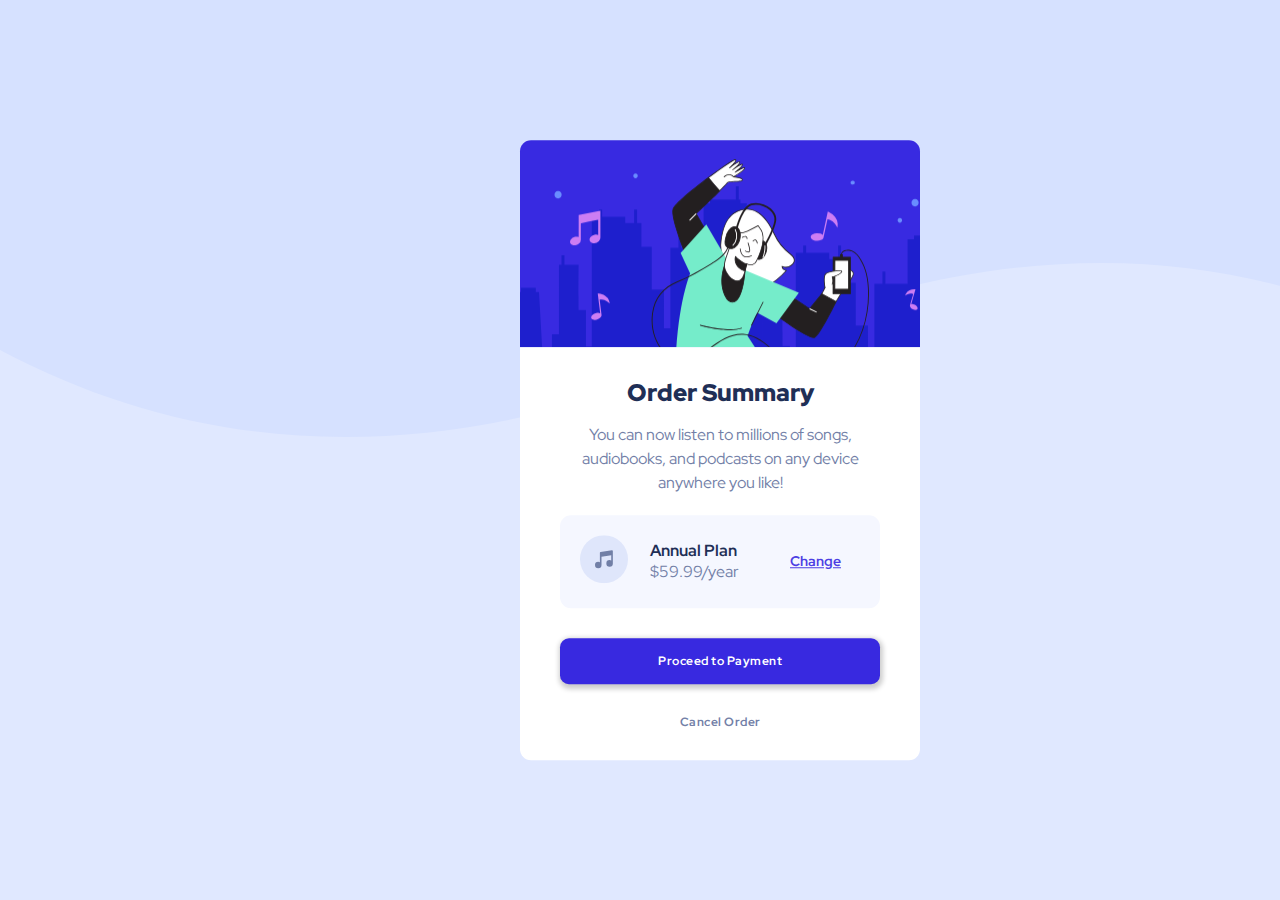
<file: Order summary card/index.html>
<!DOCTYPE html>
<html lang="en">
  <head>
    <meta charset="UTF-8" />
    <meta name="viewport" content="width=device-width, initial-scale=1.0" />
    <!-- displays site properly based on user's device -->

    <link
      rel="icon"
      type="image/png"
      sizes="32x32"
      href="./images/favicon-32x32.png"
    />
    <link rel="preconnect" href="https://fonts.googleapis.com" />
    <link rel="preconnect" href="https://fonts.gstatic.com" crossorigin />
    <link
      href="https://fonts.googleapis.com/css2?family=Red+Hat+Display:wght@500;700;900&display=swap"
      rel="stylesheet"
    />
    <link
      rel="stylesheet"
      media="screen and (min-width: 601px)"
      href="style.css"
    />
    <link
      rel="stylesheet"
      media="screen and (max-width: 600px)"
      href="style-mobile.css"
    />

    <title>Frontend Mentor | Order summary card</title>
  </head>
  <body>
    <div class="container">
      <div class="content">
        <div class="content__photo"></div>
        <div class="content__text">
          <p class="heading-primary u-margin-bottom-small">Order Summary</p>
          <p class="description u-margin-bottom-small">
            You can now listen to millions of songs, audiobooks, and podcasts on
            any device anywhere you like!
          </p>
          <div class="plan__box u-margin-bottom-medium">
            <div class="plan__icon">
              <svg xmlns="http://www.w3.org/2000/svg" width="48" height="48">
                <g fill="none" fill-rule="evenodd">
                  <circle cx="24" cy="24" r="24" fill="#DFE6FB" />
                  <path
                    fill="#717FA6"
                    fill-rule="nonzero"
                    d="M32.574 15.198a.81.81 0 00-.646-.19L20.581 16.63a.81.81 0 00-.696.803V26.934a3.232 3.232 0 00-1.632-.44A3.257 3.257 0 0015 29.747 3.257 3.257 0 0018.253 33a3.257 3.257 0 003.253-3.253v-8.37l9.726-1.39v5.327a3.232 3.232 0 00-1.631-.441 3.257 3.257 0 00-3.254 3.253 3.257 3.257 0 003.254 3.253 3.257 3.257 0 003.253-3.253V15.81a.81.81 0 00-.28-.613z"
                  />
                </g>
              </svg>
            </div>
            <div class="plan__type">
              <div class="plan__title">Annual Plan</div>
              <div class="plan__price">$59.99/year</div>
            </div>

            <a href="#" class="plan__change">Change</a>
          </div>
          <a href="#" class="button button__primary u-margin-bottom-small"
            >Proceed to Payment</a
          >
          <a href="#" class="button button__secondary">Cancel Order</a>
        </div>
      </div>
    </div>
    <!-- <div class="attribution">
      Challenge by
      <a href="https://www.frontendmentor.io?ref=challenge" target="_blank"
        >Frontend Mentor</a
      >. Coded by <a href="#">Your Name Here</a>.
    </div> -->
  </body>
</html>
</file>
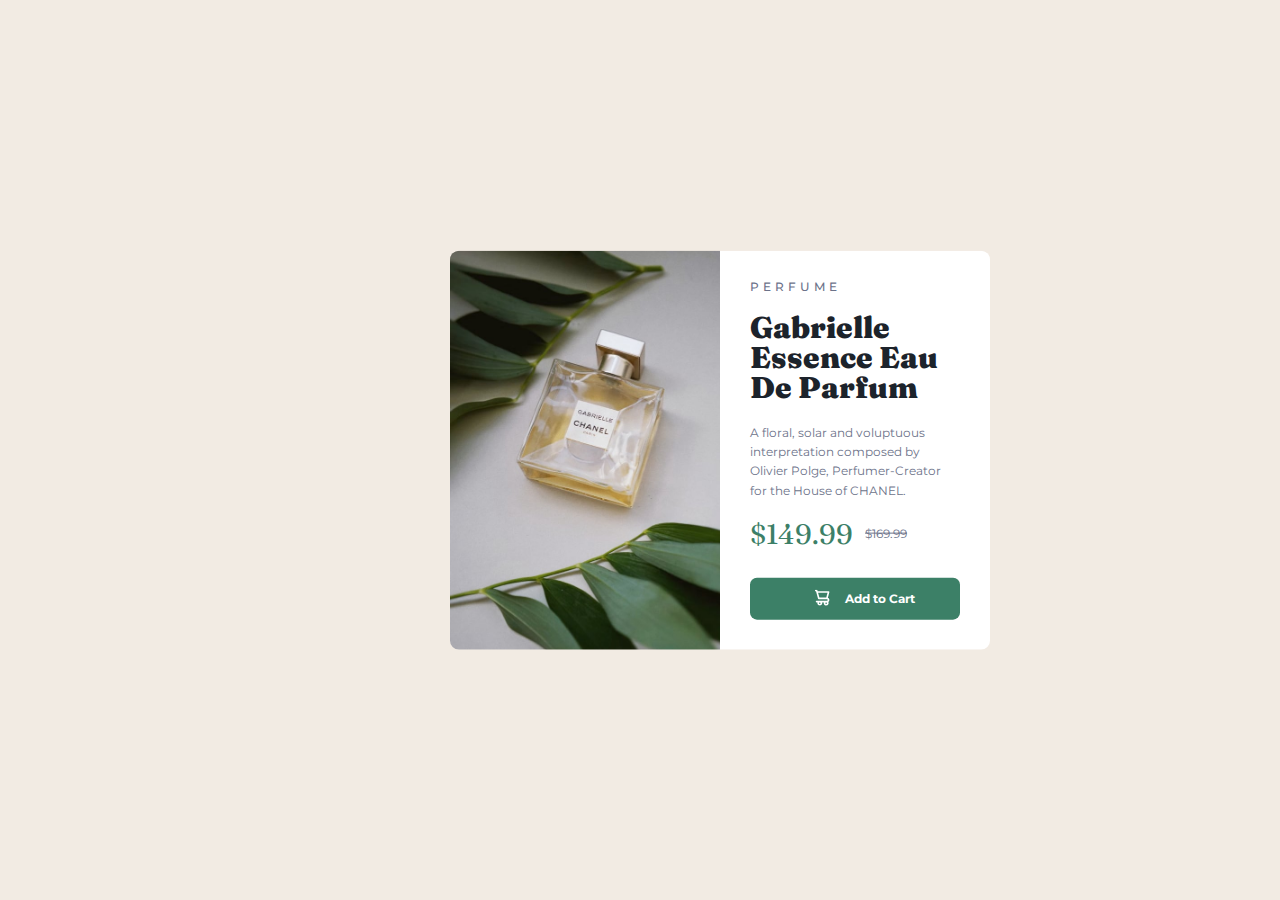
<file: Product preview card component/index.html>
<!DOCTYPE html>
<html lang="en">
  <head>
    <meta charset="UTF-8" />
    <meta name="viewport" content="width=device-width, initial-scale=1.0" />
    <!-- displays site properly based on user's device -->

    <link
      rel="icon"
      type="image/png"
      sizes="32x32"
      href="./images/favicon-32x32.png"
    />
    <link rel="preconnect" href="https://fonts.googleapis.com" />
    <link rel="preconnect" href="https://fonts.gstatic.com" crossorigin />
    <link
      href="https://fonts.googleapis.com/css2?family=Montserrat:wght@500;700&display=swap"
      rel="stylesheet"
    />

    <link rel="preconnect" href="https://fonts.googleapis.com" />
    <link rel="preconnect" href="https://fonts.gstatic.com" crossorigin />
    <link
      href="https://fonts.googleapis.com/css2?family=Fraunces:opsz,wght@9..144,700&display=swap"
      rel="stylesheet"
    />
    <!-- <link rel="stylesheet" href="css/style.css" /> -->
    <link
      rel="stylesheet"
      media="screen and (min-width: 601px)"
      href="css/style.css"
    />
    <link
      rel="stylesheet"
      media="screen and (max-width: 600px)"
      href="css/style-mobile.css"
    />

    <title>Frontend Mentor | Product preview card component</title>
  </head>

  <body>
    <div class="container">
      <div class="content">
        <div class="content__photo">
          <!-- <img
            class="product-img"
            src="/images/image-product-desktop.jpg"
            alt="Perfume"
          /> -->
        </div>
        <div class="content__text">
          <p class="heading-secondary u-margin-bottom-small">Perfume</p>
          <h1 class="heading-primary u-margin-bottom-small">
            Gabrielle Essence Eau De Parfum
          </h1>
          <p class="product-description u-margin-bottom-small">
            A floral, solar and voluptuous interpretation composed by Olivier
            Polge, Perfumer-Creator for the House of CHANEL.
          </p>
          <div class="price u-margin-bottom-medium">
            <p class="current-price">$149.99</p>
            <p class="original-price">$169.99</p>
          </div>
          <a href="#" class="button">
            <div class="btn">
              <div class="btn-icon">
                <svg width="15" height="16" xmlns="http://www.w3.org/2000/svg">
                  <path
                    d="M14.383 10.388a2.397 2.397 0 0 0-1.518-2.222l1.494-5.593a.8.8 0 0 0-.144-.695.8.8 0 0 0-.631-.28H2.637L2.373.591A.8.8 0 0 0 1.598 0H0v1.598h.983l1.982 7.4a.8.8 0 0 0 .799.59h8.222a.8.8 0 0 1 0 1.599H1.598a.8.8 0 1 0 0 1.598h.943a2.397 2.397 0 1 0 4.507 0h1.885a2.397 2.397 0 1 0 4.331-.376 2.397 2.397 0 0 0 1.12-2.021ZM11.26 7.99H4.395L3.068 3.196h9.477L11.26 7.991Zm-6.465 6.392a.8.8 0 1 1 0-1.598.8.8 0 0 1 0 1.598Zm6.393 0a.8.8 0 1 1 0-1.598.8.8 0 0 1 0 1.598Z"
                    fill="#FFF"
                  />
                </svg>
              </div>
              <div class="btn-text">Add to Cart</div>
            </div></a
          >
        </div>
      </div>
    </div>

    <!-- <div class="attribution">
      Challenge by
      <a href="https://www.frontendmentor.io?ref=challenge" target="_blank"
        >Frontend Mentor</a
      >. Coded by <a href="#">Medea</a>.
    </div> -->
  </body>
</html>
</file>
<file: Order summary card/style.css>
.u-margin-bottom-small {
  margin-bottom: 1.5rem;
}

.u-margin-bottom-medium {
  margin-bottom: 3rem;
}

*,
*::after,
*::before {
  margin: 0;
  padding: 0;
  box-sizing: inherit;
}

html {
  font-size: 62.5%;
}

body {
  box-sizing: border-box;
  font-family: "Red Hat Display", sans-serif;
  font-size: 1.6rem;
  color: hsl(224deg, 23%, 55%);
}

.container {
  width: 144rem;
  height: 100vh;
  background-color: hsl(225deg, 100%, 94%);
  position: relative;
  background-image: url(images/pattern-background-desktop.svg);
  background-repeat: no-repeat;
}

.content {
  position: absolute;
  width: 40rem;
  top: 50%;
  left: 50%;
  transform: translate(-50%, -50%);
  display: grid;
  grid-template-rows: 1fr 2fr;
  gap: 0;
}
.content__photo {
  background-image: url(images/illustration-hero.svg);
  border-top-left-radius: 11px;
  border-top-right-radius: 11px;
  overflow: hidden;
}
.content__text {
  text-align: center;
  padding: 3rem;
  background-color: #fff;
  border-bottom-left-radius: 11px;
  border-bottom-right-radius: 11px;
}

.heading-primary {
  font-size: 2.4rem;
  font-weight: 900;
  color: hsl(223deg, 47%, 23%);
}

.description {
  line-height: 1.5;
  padding: 0 2rem;
}

.plan__box {
  background-color: hsl(225deg, 100%, 98%);
  display: grid;
  grid-template-columns: 1fr 2fr 1fr;
  border-radius: 11px;
  padding: 2rem;
  margin-left: 1rem;
  margin-right: 1rem;
  text-align: left;
  align-items: center;
  margin-top: 2rem;
}
.plan__title {
  color: hsl(223deg, 47%, 23%);
  font-weight: 700;
}
.plan__change {
  color: #4c3ee3;
  font-size: 1.4rem;
  font-weight: 700;
}
.plan__change:hover, .plan__change:active {
  color: #887fec;
}

.button {
  text-decoration: none;
  display: block;
  text-align: center;
  padding: 15px 15px;
  border-radius: 9px;
  font-size: 1.2rem;
  font-weight: 700;
  letter-spacing: 0.5px;
  margin-left: 1rem;
  margin-right: 1rem;
}
.button__primary {
  background-color: #3829e0;
  color: #fff;
  box-shadow: 1px 2px 5px 2px rgba(0, 0, 0, 0.2);
}
.button__primary:hover, .button__primary:active {
  background-color: #887fec;
}
.button__secondary {
  color: hsl(224deg, 23%, 55%);
  padding-bottom: 0;
}
.button__secondary:hover, .button__secondary:active {
  color: hsl(223deg, 47%, 23%);
}/*# sourceMappingURL=style.css.map */
</file>
<file: Order summary card/style-mobile.css>
.u-margin-bottom-small {
  margin-bottom: 1rem;
}

.u-margin-bottom-medium {
  margin-bottom: 2rem;
}

*,
*::after,
*::before {
  margin: 0;
  padding: 0;
  box-sizing: inherit;
}

html {
  font-size: 62.5%;
}

body {
  box-sizing: border-box;
  font-family: "Red Hat Display", sans-serif;
  font-size: 1.6rem;
  color: hsl(224deg, 23%, 55%);
}

.container {
  width: 37.5rem;
  height: 100vh;
  background-color: hsl(225deg, 100%, 94%);
  position: relative;
  background-image: url(images/pattern-background-mobile.svg);
  background-repeat: no-repeat;
}

.content {
  position: absolute;
  width: 34rem;
  top: 50%;
  left: 50%;
  transform: translate(-50%, -50%);
  display: grid;
  grid-template-rows: 1fr 2fr;
  gap: 0;
}
.content__photo {
  background-image: url(images/illustration-hero.svg);
  border-top-left-radius: 11px;
  border-top-right-radius: 11px;
  overflow: hidden;
}
.content__text {
  text-align: center;
  padding: 2rem;
  background-color: #fff;
  border-bottom-left-radius: 11px;
  border-bottom-right-radius: 11px;
}

.heading-primary {
  font-size: 2.4rem;
  font-weight: 900;
  color: hsl(223deg, 47%, 23%);
}

.description {
  line-height: 1.5;
  padding: 0 1.5rem;
}

.plan__box {
  background-color: hsl(225deg, 100%, 98%);
  display: grid;
  grid-template-columns: 1fr 2fr 1fr;
  border-radius: 11px;
  padding: 2rem;
  margin-left: 1rem;
  margin-right: 1rem;
  text-align: left;
  align-items: center;
  margin-top: 2rem;
}
.plan__title {
  color: hsl(223deg, 47%, 23%);
  font-weight: 700;
}
.plan__change {
  color: #4c3ee3;
  font-size: 1.4rem;
  font-weight: 700;
}
.plan__change:hover, .plan__change:active {
  color: #887fec;
}

.button {
  text-decoration: none;
  display: block;
  text-align: center;
  padding: 15px 15px;
  border-radius: 9px;
  font-size: 1.2rem;
  font-weight: 700;
  letter-spacing: 0.5px;
  margin-left: 1rem;
  margin-right: 1rem;
}
.button__primary {
  background-color: #3829e0;
  color: #fff;
  box-shadow: 1px 2px 5px 2px rgba(0, 0, 0, 0.2);
}
.button__primary:hover, .button__primary:active {
  background-color: #887fec;
}
.button__secondary {
  color: hsl(224deg, 23%, 55%);
  padding-bottom: 0;
}
.button__secondary:hover, .button__secondary:active {
  color: hsl(223deg, 47%, 23%);
}/*# sourceMappingURL=style-mobile.css.map */
</file>
<file: Product preview card component/css/style.css>
* {
  padding: 0;
  margin: 0;
  box-sizing: border-box;
}

html {
  font-size: 62.5%;
}

body {
  font-family: "Montserrat", sans-serif;
  line-height: 1;
  font-weight: 400;
  color: hsl(228, 12%, 48%);
  font-size: 1.2rem;
}

.container {
  width: 144rem;
  height: 100vh;
  background-color: hsl(30, 38%, 92%);
  /* padding: 3rem 5rem; */
  margin: 0;
  position: relative;
}

.content {
  display: grid;
  grid-template-columns: 1fr 1fr;
  position: absolute;
  top: 50%;
  left: 50%;
  transform: translate(-50%, -50%);
  width: 54rem;
  overflow: hidden;
  border-radius: 9px;
}

.content__photo {
  background-image: url(../images/image-product-desktop.jpg);
  background-size: cover;
}

/* .product-img {
  height: 100%;
} */

.content__text {
  background-color: #fff;
  padding: 3rem;
}

/* PRICE */

.price {
  display: grid;
  grid-template-columns: 1fr 1fr;
  align-items: center;
}

.current-price {
  font-family: "Fraunces", serif;
  font-size: 2.8rem;
  color: hsl(158, 36%, 37%);
}

.original-price {
  text-decoration: line-through;
  margin-left: 1rem;
}

/* TEXTS */

.heading-primary {
  font-family: "Fraunces", serif;
  font-size: 3rem;
  font-weight: 900;
  color: hsl(212, 21%, 14%);
}

.heading-secondary {
  text-transform: uppercase;
  letter-spacing: 4px;
  font-weight: 500;
  font-size: 1.2rem;
}

.product-description {
  line-height: 1.6;
}

/* BUTTON */

.button {
  text-decoration: none;
}

.btn {
  display: grid;
  grid-template-columns: 1fr 2fr;
  align-items: center;
  border-radius: 7px;
  font-weight: 700;
  color: #fff;
  background-color: #3c8067;
  padding: 12px 30px;
  text-align: center;
}

.btn:hover,
:active {
  background-color: #1e4034;
}
.btn-icon {
  margin-left: 1rem;
  text-align: right;
}
/* UTILITIES  */
.u-margin-bottom-small {
  margin-bottom: 2rem;
}

.u-margin-bottom-medium {
  margin-bottom: 3rem;
}
</file>
<file: Product preview card component/css/style-mobile.css>
* {
  padding: 0;
  margin: 0;
  box-sizing: border-box;
}

html {
  font-size: 62.5%;
}

body {
  font-family: "Montserrat", sans-serif;
  line-height: 1;
  font-weight: 400;
  color: hsl(228, 12%, 48%);
  font-size: 1.2rem;
}

.container {
  width: 37.5rem;
  background-color: hsl(30, 38%, 92%);
  margin: auto;
}

.content {
  width: 37rem;
  padding: 2rem 1rem;
  display: grid;
  grid-template-rows: 1.5fr 2.5fr;
  overflow: hidden;
}

.content__photo {
  background-image: url(../images/image-product-mobile.jpg);
  background-size: cover;
  background-position: 0% 20%;
  overflow: hidden;
  border-top-left-radius: 9px;
  border-top-right-radius: 9px;
}

.content__text {
  background-color: #fff;
  padding: 3rem;
  overflow: hidden;
  border-bottom-left-radius: 9px;
  border-bottom-right-radius: 9px;
}

/* PRICE */

.price {
  display: grid;
  grid-template-columns: 1fr 1fr;
  align-items: center;
}

.current-price {
  font-family: "Fraunces", serif;
  font-size: 2.8rem;
  color: hsl(158, 36%, 37%);
}

.original-price {
  text-decoration: line-through;
  margin-left: 1rem;
}

/* TEXTS */

.heading-primary {
  font-family: "Fraunces", serif;
  font-size: 3rem;
  font-weight: 900;
  color: hsl(212, 21%, 14%);
}

.heading-secondary {
  text-transform: uppercase;
  letter-spacing: 4px;
  font-weight: 500;
  font-size: 1.2rem;
}

.product-description {
  line-height: 1.6;
  font-size: 1.4rem;
}

/* BUTTON */

.button {
  text-decoration: none;
}

.btn {
  display: grid;
  grid-template-columns: 1fr 2fr;
  align-items: center;
  border-radius: 7px;
  font-weight: 700;
  color: #fff;
  background-color: #3c8067;
  padding: 12px 30px;
  text-align: center;
}

.btn:hover,
:active {
  background-color: #1e4034;
}
.btn-icon {
  margin-left: 1rem;
  text-align: right;
}
/* UTILITIES  */
.u-margin-bottom-small {
  margin-bottom: 2rem;
}

.u-margin-bottom-medium {
  margin-bottom: 3rem;
}
</file>
